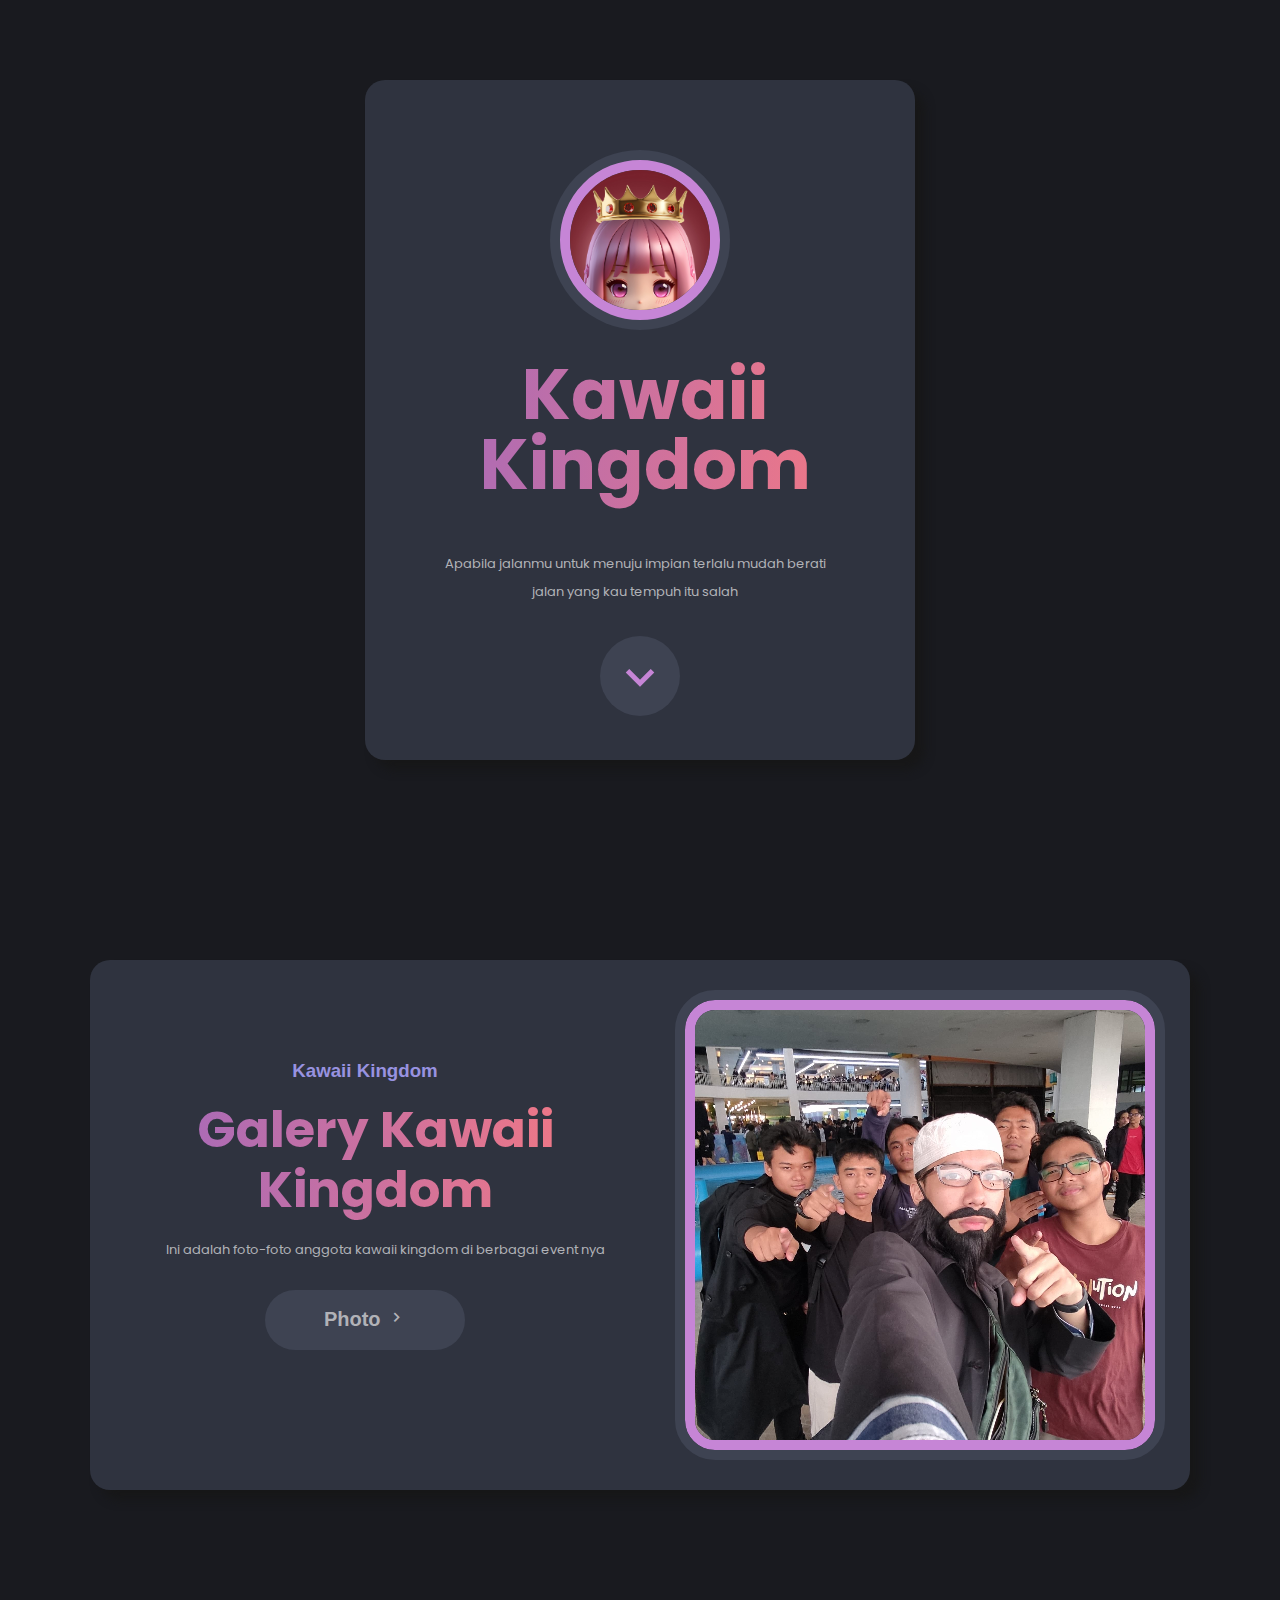
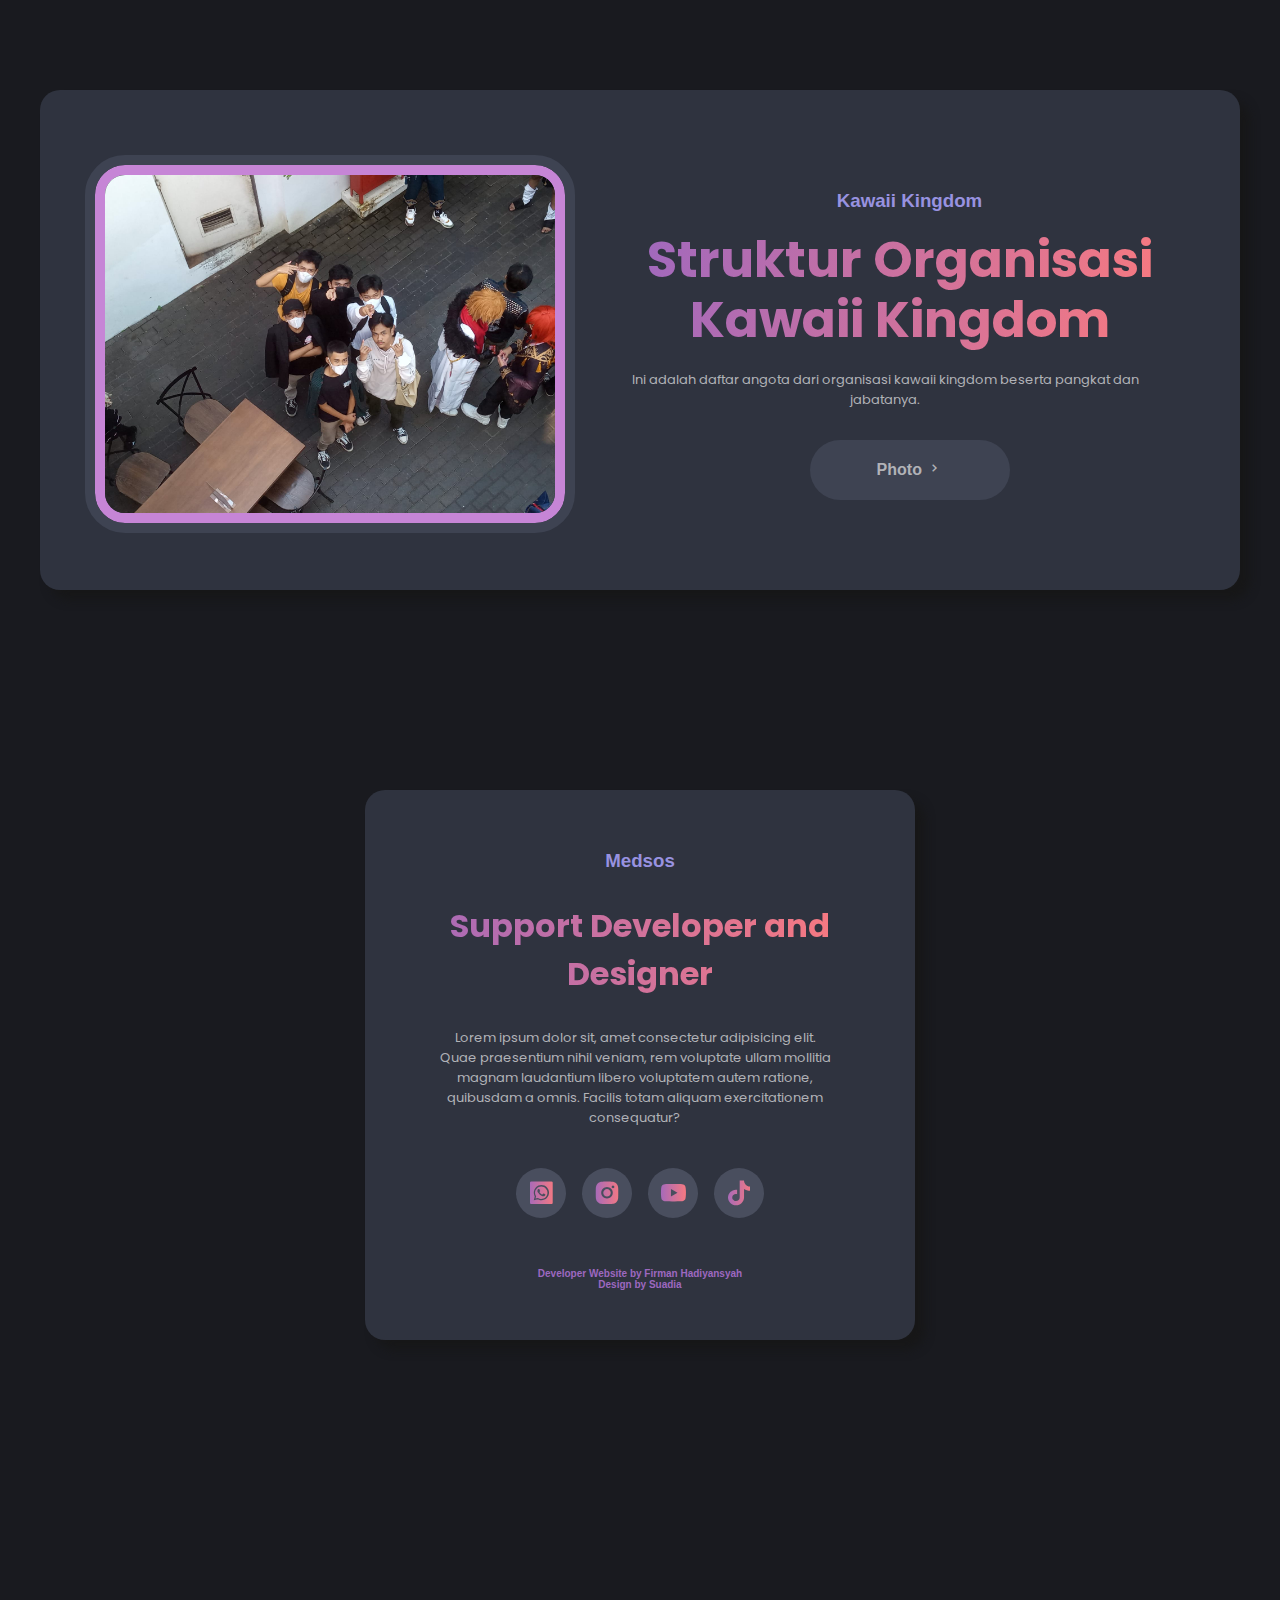
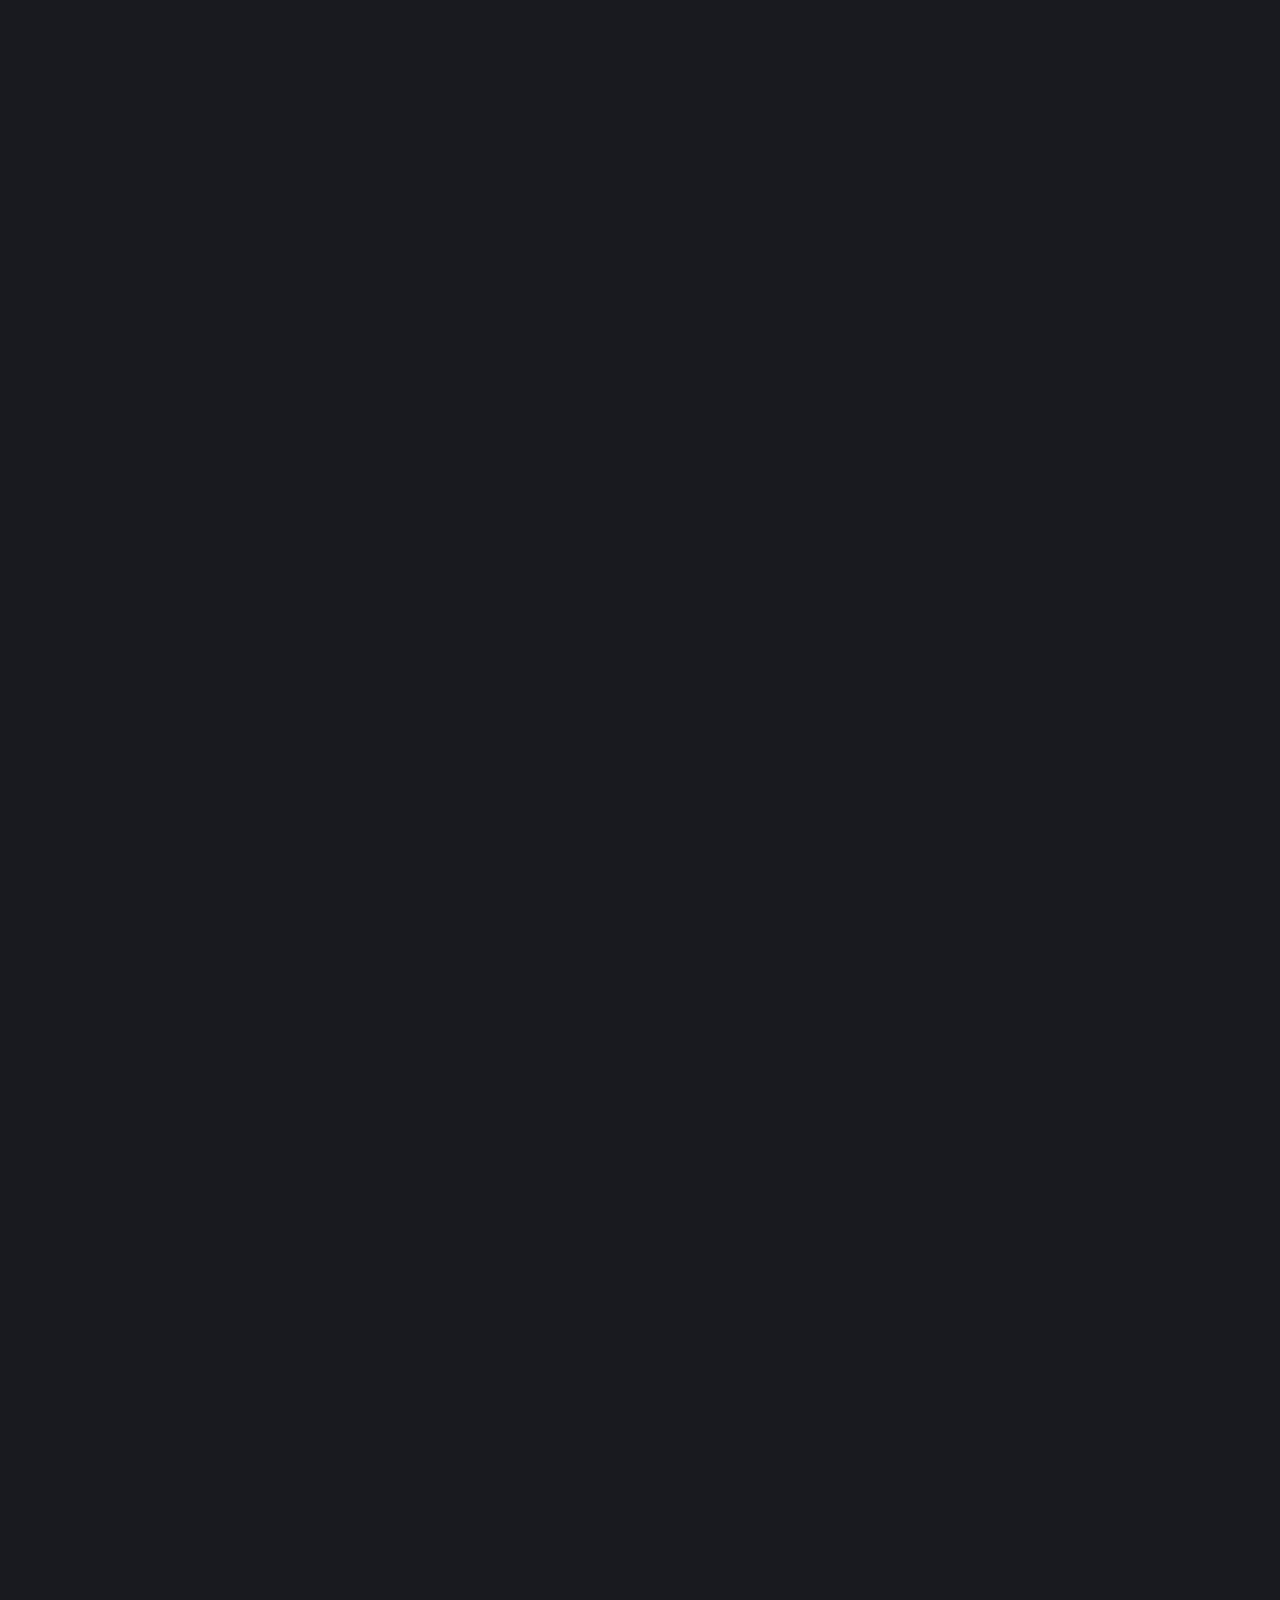
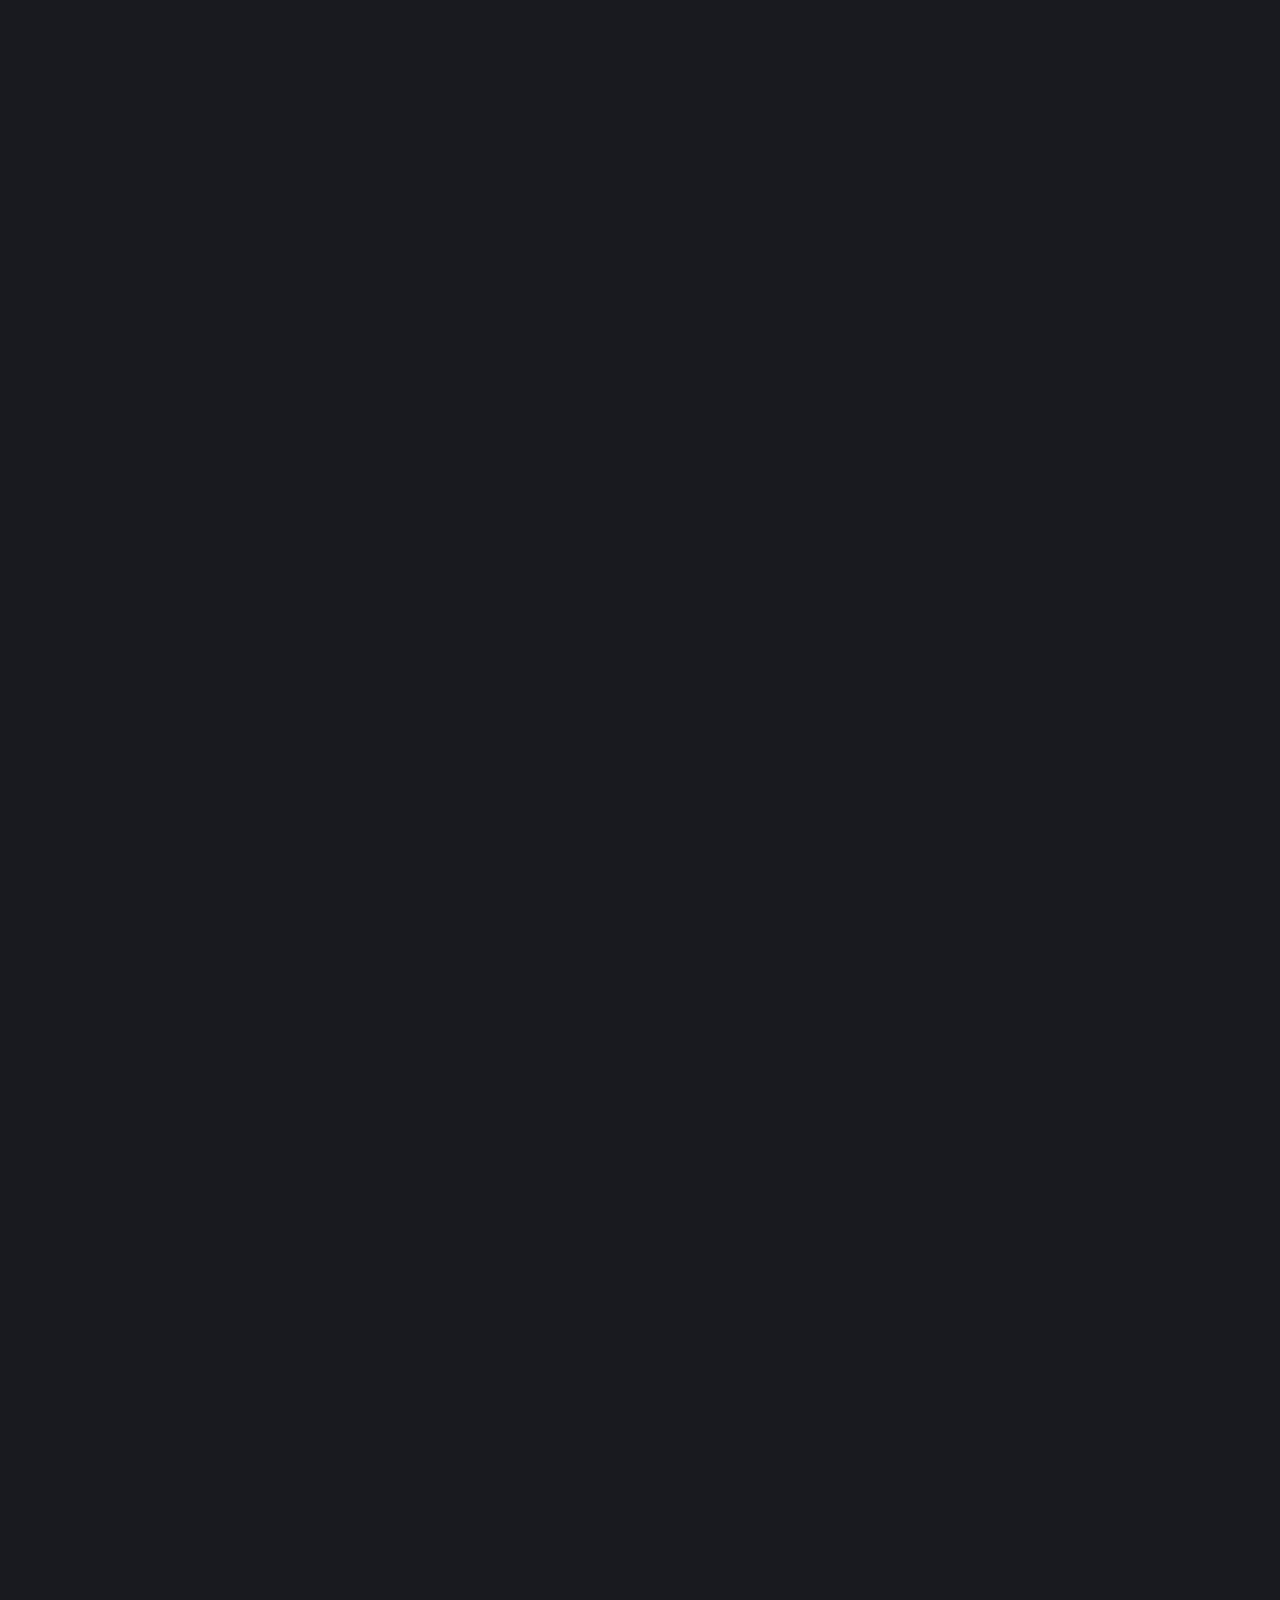
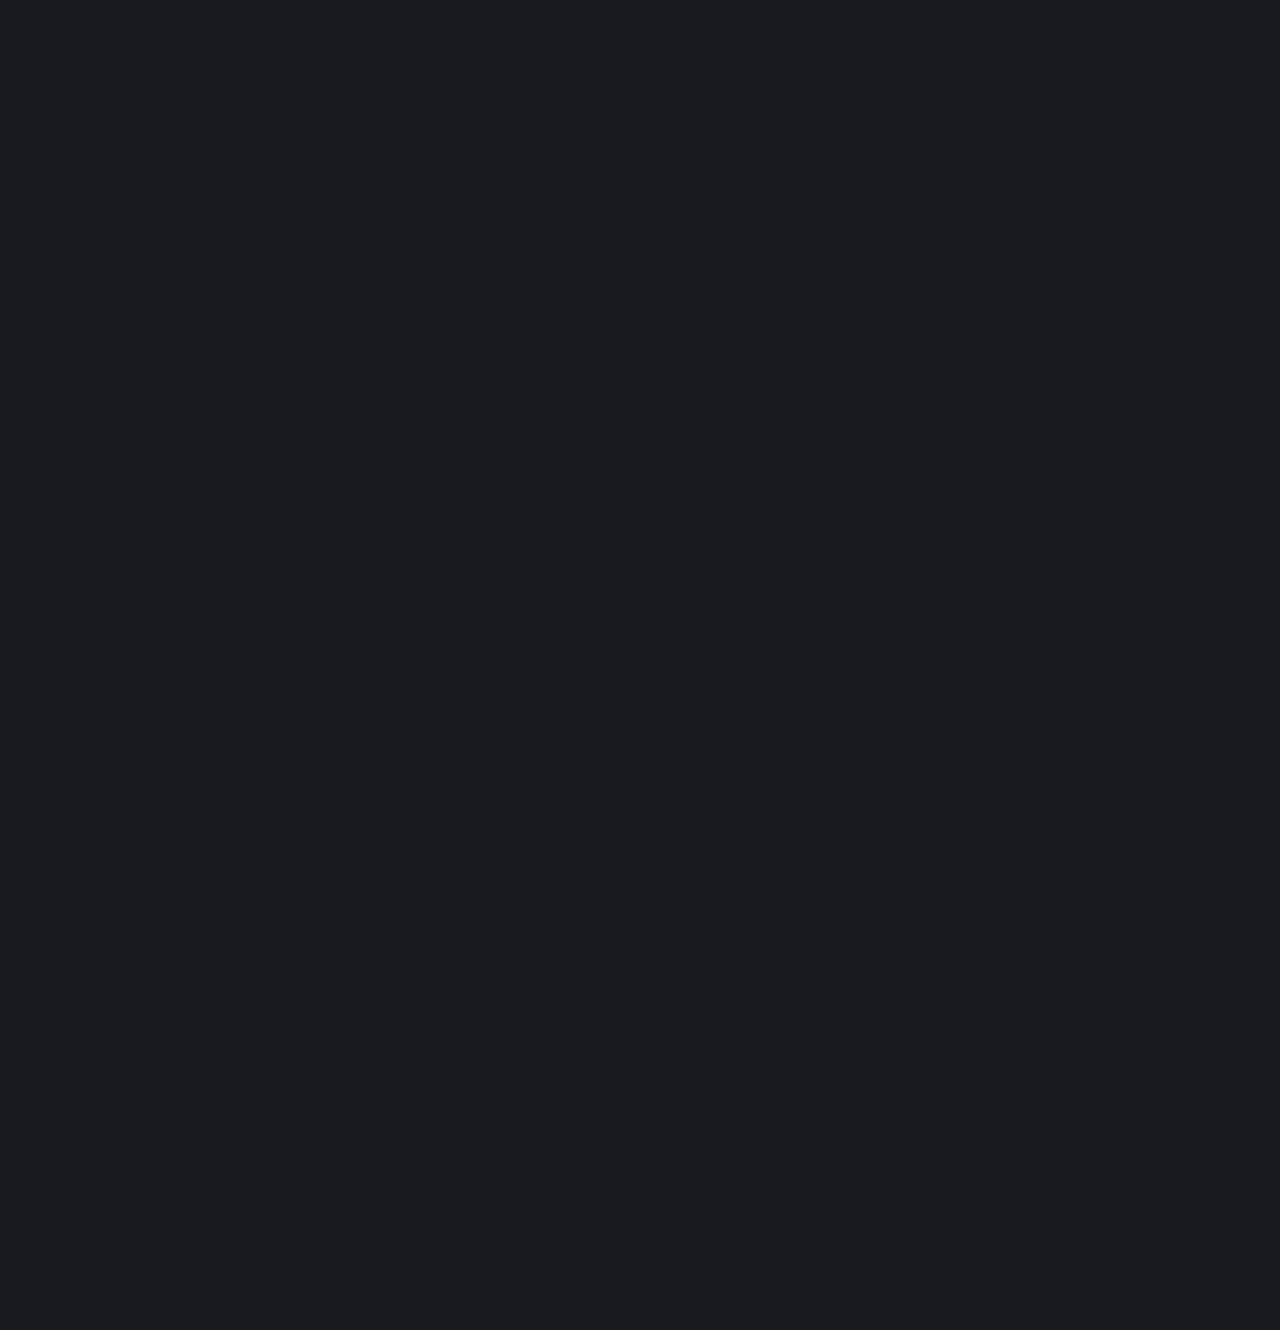
<file: index.html>
<!DOCTYPE html>
<html lang="en">

<head>
    <meta charset="UTF-8">
    <meta name="viewport" content="width=device-width, initial-scale=1.0">
    <title>Document</title>
    <link rel="stylesheet" href="https://unpkg.com/boxicons@latest/css/boxicons.min.css">
    <link rel="stylesheet" href="goku.css">
    <link rel="stylesheet" href="https://cdnjs.cloudflare.com/ajax/libs/font-awesome/5.15.3/css/all.min.css" />
    <link rel="preconnect" href="https://fonts.googleapis.com">
    <link rel="preconnect" href="https://fonts.gstatic.com" crossorigin>
    <link href="https://fonts.googleapis.com/css2?family=Poppins:wght@700&display=swap" rel="stylesheet">
</head>

<body>
    
    <!-- card profil web -->
    <div class="card-profile">
        <div class="img">
            <img src="kawaii-kingdom-logo.jpg" alt="">
        </div>

        <div class="text">
            <div class="text-h1">
                <h1>Kawaii Kingdom</h1>
            </div>

            <p>Apabila jalanmu untuk menuju impian terlalu mudah
                berati jalan yang kau tempuh itu salah
            </p>

            <div class="row">
                <a href="#momo"><i class='bx bx-chevron-down'></i></a>
            </div>

        </div>
    </div>


    <!-- CARD KETIGA -->
    <div class="card-ketiga">
        <div class="gambar-3">
            <img src="1.png" alt="">
        </div>

        <div class="text-3">
            <h3>Kawaii Kingdom</h3>
            <div id="momo"></div>
            <br>
            <div class="h1-3">
                <h1>Galery Kawaii Kingdom</h1>
            </div>
            <p>Ini adalah foto-foto anggota kawaii kingdom di berbagai event nya</p>
            <div class="button-3">
                <div class="galery-3">
                    <a href="galery.html">Photo <i class='bx bx-chevron-right'></i></a>
                </div>
                
            </div>
        </div>
    </div>


    <!-- CARD KEempat -->
    <div class="card-keempat">
        <div class="gambar-4">
            <img src="2.jpeg" alt="">
        </div>

        <div class="text-4">
            <h3>Kawaii Kingdom</h3>
            <div id="momo"></div>
            <br>
            <div class="h1-4">
                <h1>Struktur Organisasi Kawaii Kingdom</h1>
            </div>
            <p>Ini adalah daftar angota dari organisasi kawaii kingdom beserta pangkat dan jabatanya.</p>
            <div class="button-4">
                <div class="galery-4">
                    <a href="struktur.html">Photo <i class='bx bx-chevron-right'></i></a>
                </div>
                
            </div>
        </div>



    </div>

    <div class="flex">
        
    </div>

   

    <div class="card-6">
        <h3>Medsos</h3>
        <div class="h1-6">
            <h1>Support Developer and Designer</h1>
        </div>
        <p>Lorem ipsum dolor sit, amet consectetur adipisicing elit. Quae praesentium nihil veniam, rem voluptate ullam
            mollitia magnam laudantium libero voluptatem autem ratione, quibusdam a omnis. Facilis totam aliquam
            exercitationem consequatur?</p>

        <div class="logo">

            <div class="icon-1"><a href=""><i class='bx bxl-whatsapp-square'></i></a></div>
            <div class="icon-1"><a href=""><i class='bx bxl-instagram-alt'></i></a></div>
            <div class="icon-1"><a href=""><i class='bx bxl-youtube'></i></a></div>
            <div class="icon-1"><a href=""><i class='bx bxl-tiktok'></i></a></div>
            

        </div>
        <h4> Developer Website by Firman Hadiyansyah <br> Design by Suadia</h4>
    </div>
    

</body>

</html>
</file>
<file: goku.css>
* {
  margin: 0;
  padding: 0;
  box-sizing: border-box;
  list-style: none;
  text-decoration: none;
  scroll-behavior: smooth;
  scroll-padding: 10rem;



}

body {

  background-color: #191a1f;
  height: 850vh;

}





header {
  width: 100%;

}

.iklan {
  width: 100%;
  height: 300px;
  background-repeat: no-repeat;
  background-size: cover;
  background-position: center;
  text-align: center;
  padding-top: 70px;
  margin-top: 250px;
  background-color: #191a1f;


}

/*/ card Profil /*/

.card-profile {
  width: 550px;
  height: 680px;
  margin: auto;
  background-color: #2F333F;
  border-radius: 20px;
  margin-top: 80px;
  box-shadow: #171718 10px 10px 10px;
  padding-top: 40px;
}



.card-profile .img img {
  width: 160px;
  height: 160px;
  border-radius: 50%;
  border: 10px solid #c685d6;
  margin: 10px 0 0 10px;
  object-position: center;
}

.card-profile .img {
  width: 180px;
  height: 180px;
  background-color: #3e4352;
  margin: 30px auto;
  border-radius: 50%;
}

.text {
  text-align: center;
}

.text h1 {
  font-size: 70px;
  margin-top: 30px;
  text-align: center;
  margin-left: 10px;
  line-height: 70px;
  
}

.text-h1 {
  background: linear-gradient(90deg, #9D68C0, #FC7A7D);
  -webkit-background-clip: text;
  -webkit-text-fill-color: transparent;
  font-family: 'Poppins', sans-serif;
  padding: 0 0 30px 0;
}

.text p {
  width: 400px;
  margin-left: 70px;
  margin-top: 20px;
  line-height: 28px;

  font-family: 'Poppins', sans-serif;
  opacity: 100%;
  color: #B1B2B7;
  font-size: 13px;
}

.row a {
  margin-top: 30px;
  background-color: #3e4352;
  display: inline-block;
  width: 80px;
  height: 80px;
  border-radius: 50%;
  padding-top: 10px;
  font-size: 60px;
  color: #c685d6;
}

.row a:hover {
  background-color: white;
  color: #9D68C0;
}




/* card ketiga */

.card-ketiga {
  width: 1100px;
  height: 530px;
  border: 20px;
  background-color: #2F333F;
  margin: 200px auto;
  border-radius: 20px;
  text-align: center;
  box-shadow: #171718 10px 10px 10px;

}

.card-ketiga .gambar-3 {
  float: right;
  width: 470px;
  height: 480px;
  margin: 40px 35px 0 0;
  border-radius: 30px;

}

.gambar-3 img {
  border-radius: 30px;
  width: 100%;
  border: 10px solid #c685d6;
  outline: 10px solid #3e4352;
}

.text-3 {
  width: 50%;

  padding-top: 100px;
}

.text-3 h1 {
  font-size: 50px;
  margin-bottom: 20px;
  background: linear-gradient(90deg, #9D68C0, #FC7A7D);
  -webkit-background-clip: text;
  -webkit-text-fill-color: transparent;
  font-family: 'Poppins', sans-serif;
  margin-left: 20px;
  line-height: 60px;
}

.text-3 p {
  width: 530px;
  font-family: 'Poppins', sans-serif;
  opacity: 100%;
  color: #B1B2B7;
  font-size: 13px;
  margin-left: 30px;
}

.text-3 h3 {
  color: #9892e0;
  font-family: Arial, Helvetica, sans-serif;
}

.galery-3 {
  margin: 30px;
}

.button-3 .galery-3 a {
  background-color: #3e4352;
  width: 200px;
  height: 60px;
  border-radius: 30px;
  display: inline-block;
  font-family: Arial, Helvetica, sans-serif;
  color: #B1B2B7;
  font-size: 20px;
  padding-top: 17px;
  font-weight: 600;
}


  


.galery-3 a:hover {
  background-color: white;
  color: #9D68C0;
}




/* card keempat */

.card-keempat {
  width: 1200px;
  height: 500px;
  border: 20px;
  background-color: #2F333F;
  margin: 200px auto;
  border-radius: 20px;
  text-align: center;
  box-shadow: #171718 10px 10px 10px;

}

.card-keempat .gambar-4 {
  float: left;
  width: 470px;
  height: 500px;
  margin: 75px 0px 0 55px;
  border-radius: 30px;

}

.gambar-4 img {
  border-radius: 30px;
  border: 10px solid #c685d6;
  outline: 10px solid #3e4352;
  width: 100%;
}

.text-4 {
  width: 50%;
  float: right;
  padding-top: 100px;
  text-align: center;
  padding-right: 21px;
  margin-right: 20px;
}

.text-4 h1 {
  font-size: 50px;
  margin-bottom: 20px;
  background: linear-gradient(100deg, #9D68C0, #FC7A7D);
  -webkit-background-clip: text;
  -webkit-text-fill-color: transparent;
  font-family: 'Poppins', sans-serif;
  margin-right: 20px;
  line-height: 60px;
}

.text-4 p {
  width: 530px;
  font-family: 'Poppins', sans-serif;
  opacity: 100%;
  color: #B1B2B7;
  font-size: 13px;
  margin-right: 30px;
}

.text-4 h3 {
  color: #9892e0;
  font-family: Arial, Helvetica, sans-serif;
}

.button-4 .galery-4 a {
  background-color: #3e4352;
  width: 200px;
  height: 60px;
  border-radius: 30px;
  display: inline-block;
  font-family: Arial, Helvetica, sans-serif;
  color: #B1B2B7;
  font-weight: 600;
  padding-top: 20px;
}
.galery-4 {
  margin: 30px;
}

.galery-4 a:hover {
  background-color: white;
  color: #9D68C0;
}


/* CArd kelima */
.card-5 {
  width: 550px;
  height: 1000px;
  margin: auto;
  background-color: #2F333F;
  border-radius: 20px;
  margin-top: 80px;
  box-shadow: #171718 10px 10px 10px;
  padding-top: 40px;
  box-shadow: #171718 10px 10px 10px;
}



.card-5 .img img {
  width: 430px;
  height: 430px;
  object-position: center;
  border-radius: 50px;
  border: 10px solid #c685d6;
  margin: 15px 0 0 0;
}

.card-5 .img {
  width: 460px;
  height: 460px;
  background-color: #3e4352;
  margin: 30px auto;
  border-radius: 50px;
}

.text-5 {
  text-align: center;
}

.text-5 h1 {
  font-size: 50px;
  margin-top: 30px;
  width: 300px;
  margin-left: 120px;
  line-height: 60px;
}

.text-h1 {
  background: linear-gradient(90deg, #9D68C0, #FC7A7D);
  -webkit-background-clip: text;
  -webkit-text-fill-color: transparent;
  font-family: 'Poppins', sans-serif;

}

.text-5 p {
  width: 400px;
  margin-left: 70px;
  margin-top: 30px;
  line-height: 28px;
  font-family: 'Poppins', sans-serif;
  opacity: 100%;
  color: #B1B2B7;
  font-size: 13px;
}

.row-5 a {
  margin-top: 30px;
  background-color: #3e4352;
  display: inline-block;
  width: 200px;
  height: 60px;
  border-radius: 30px;
  padding-top: 20px;
  font-size: 20px;
  color: #B1B2B7;
  font-family: Arial, Helvetica, sans-serif;
}

.row-5 a:hover {
  background-color: white;
  color: #9D68C0;
}

.card-5 h3 {
  color: #9892e0;
  font-family: Arial, Helvetica, sans-serif;
  text-align: center;
  margin: 30px 0 0 0;
}


/* CArd 6 */
.card-6 .logo a{
  background: linear-gradient(90deg, #9D68C0, #FC7A7D);
  -webkit-background-clip: text;
  -webkit-text-fill-color: transparent;
  font-family: 'Poppins', sans-serif;
}

.card-6 {
  width: 550px;
  height: 550px;
  margin: auto;
  background-color: #2F333F;
  border-radius: 20px;
  margin-top: 200px;
  box-shadow: #171718 10px 10px 10px;
  padding-top: 40px;
  text-align: center;
}

.card-6 h3{
 color: #9892e0;
 font-family: Arial, Helvetica, sans-serif;
 margin: 20px 0 0 0;
}

.h1-6 {
  background: linear-gradient(90deg, #9D68C0, #FC7A7D);
  -webkit-background-clip: text;
  -webkit-text-fill-color: transparent;
  font-family: 'Poppins', sans-serif;
  margin-top: 30px;
  width: 500px;
  text-align: center;
  padding-left: 50px;
}

.card-6 p {
  width: 400px;
  margin-left: 70px;
  margin-top: 30px;
  line-height: 20px;
  font-family: 'Poppins', sans-serif;
  color: #B1B2B7;
  font-size: 13px;
  margin-bottom: 30px;
}

.card-6 .logo {
  display: flex;
  justify-content: center;
}

.icon-1 {
  background-color: #494e5e;
  height: 50px;
  width: 50px;
  margin:10px 8px 0 8px ;
  padding: 5px 0 0 0;
  font-size: 30px;
  border-radius: 50%;
}

.icon-1:hover {
  background: transparent;
  background-color: antiquewhite;
  
}

.logo .icon-1 a i:hover {
}

.card-6 h4 {
  font-family: Arial, Helvetica, sans-serif;
  color: #9D68C0;
  margin-top: 50px;
  font-size: 10px;
}






/*/ Responsive Handphone /*/
@media (min-width:320px) and (max-width: 480px) {

  /*/ Card Profile /*/

  .card-profile {
    width: 80%;
    height: 550px;
  }

  

  
}
</file>
